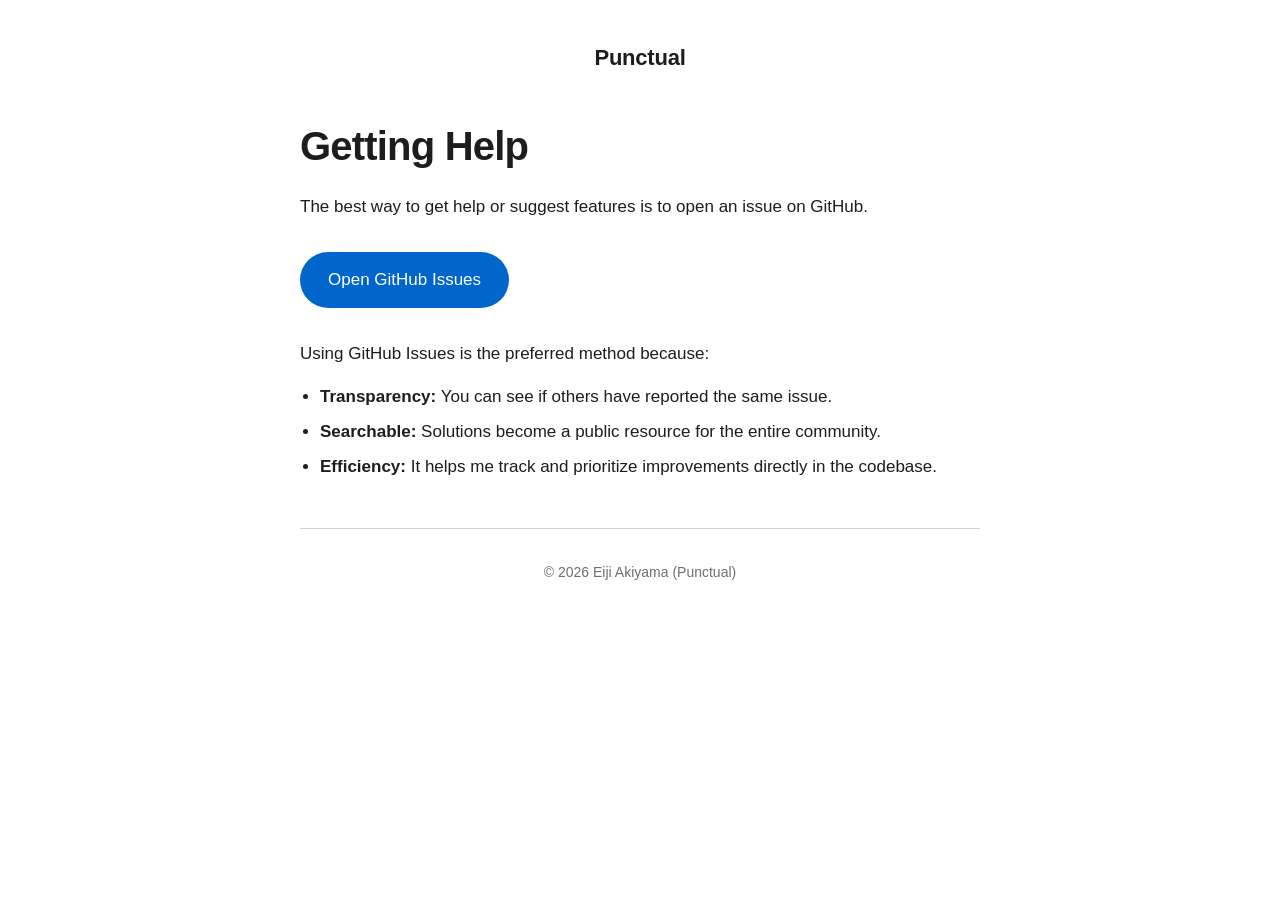
<file: index.html>
<!DOCTYPE html>
<html lang="en">
<head>
  <meta charset="UTF-8">
  <meta http-equiv="refresh" content="0; url=./punctual/">
  <title>App Support</title>
</head>
<body>
  <p><a href="./punctual/">Punctual support</a></p>
</body>
</html>
</file>
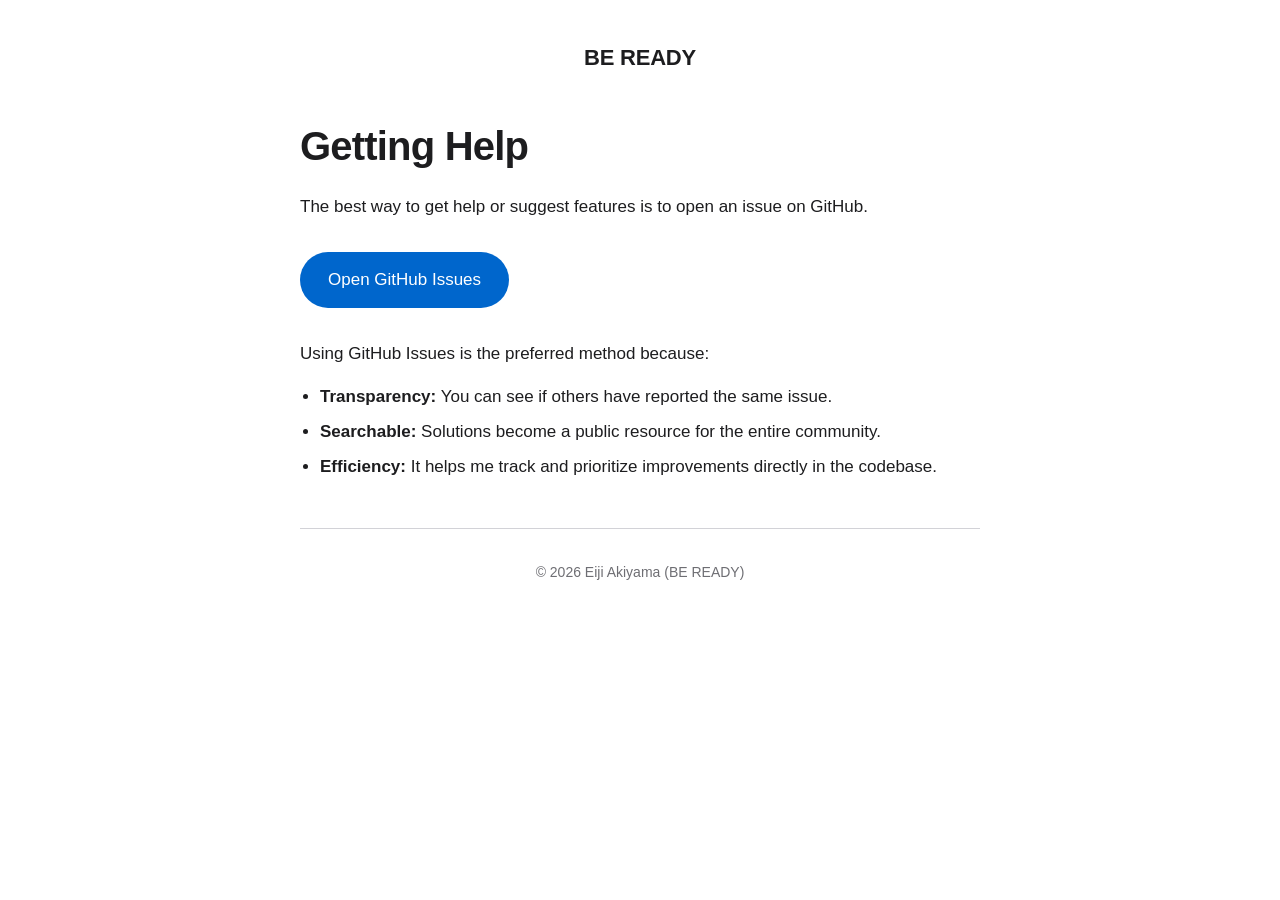
<file: be-ready/index.html>
<!DOCTYPE html>
<html lang="en">
<head>
  <meta charset="UTF-8">
  <meta name="viewport" content="width=device-width, initial-scale=1.0">
  <title>Getting Help | BE READY</title>
  <link rel="stylesheet" href="../styles.css">
</head>
<body>
  <div class="container">
    <header>
      <div class="app-name">BE READY</div>
    </header>

    <main>
      <h1>Getting Help</h1>

      <p>The best way to get help or suggest features is to open an issue on GitHub.</p>

      <a href="https://github.com/nicola-vibecoder/punctual/issues" class="cta-button">Open GitHub Issues</a>

      <p>Using GitHub Issues is the preferred method because:</p>

      <ul>
        <li><strong>Transparency:</strong> You can see if others have reported the same issue.</li>
        <li><strong>Searchable:</strong> Solutions become a public resource for the entire community.</li>
        <li><strong>Efficiency:</strong> It helps me track and prioritize improvements directly in the codebase.</li>
      </ul>
    </main>

    <hr class="divider">

    <footer>
      &copy; 2026 Eiji Akiyama (BE READY)
    </footer>
  </div>
</body>
</html>
</file>
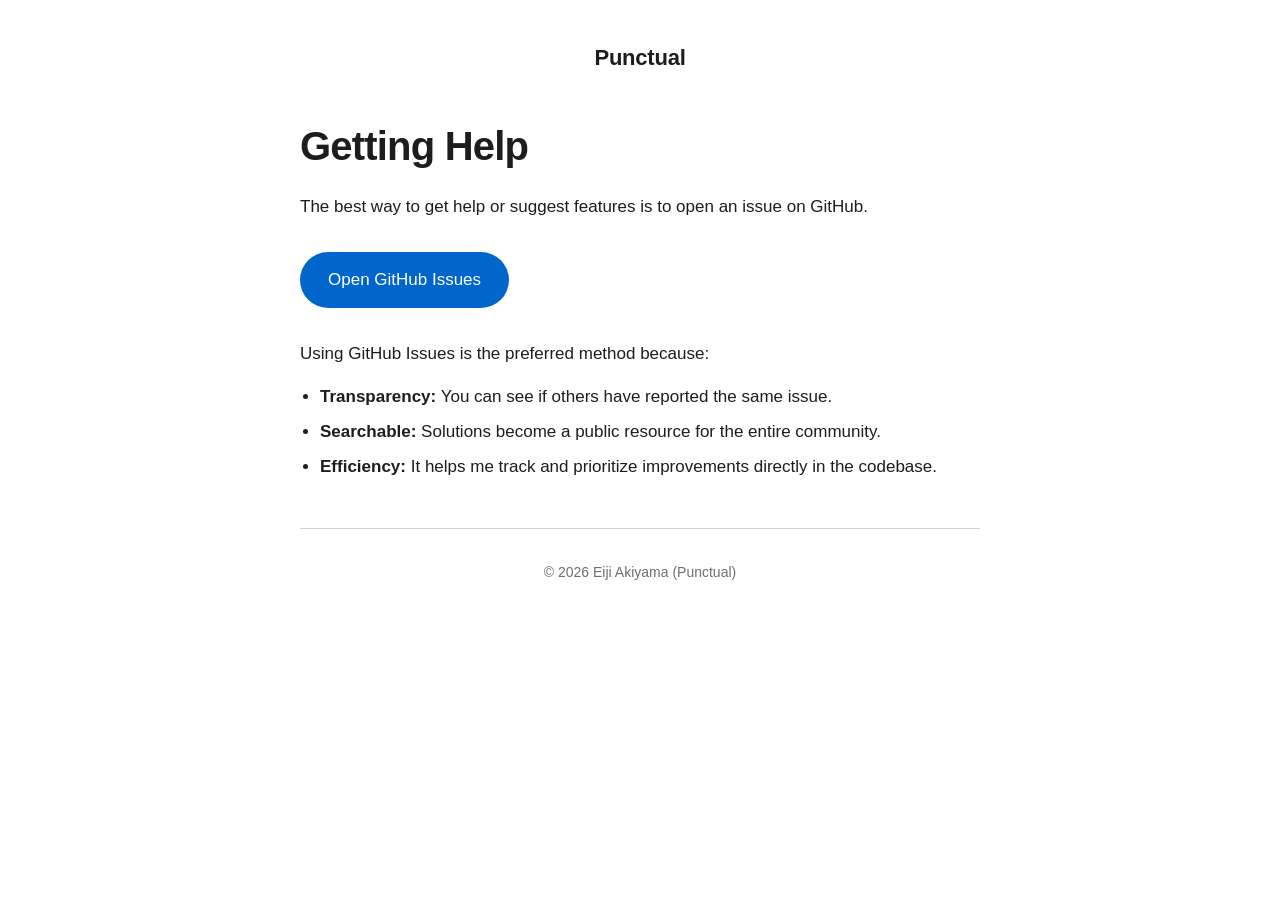
<file: punctual/index.html>
<!DOCTYPE html>
<html lang="en">
<head>
  <meta charset="UTF-8">
  <meta name="viewport" content="width=device-width, initial-scale=1.0">
  <title>Getting Help | Punctual</title>
  <link rel="stylesheet" href="../styles.css">
</head>
<body>
  <div class="container">
    <header>
      <div class="app-name">Punctual</div>
    </header>

    <main>
      <h1>Getting Help</h1>

      <p>The best way to get help or suggest features is to open an issue on GitHub.</p>

      <a href="https://github.com/nicola-vibecoder/punctual/issues" class="cta-button">Open GitHub Issues</a>

      <p>Using GitHub Issues is the preferred method because:</p>

      <ul>
        <li><strong>Transparency:</strong> You can see if others have reported the same issue.</li>
        <li><strong>Searchable:</strong> Solutions become a public resource for the entire community.</li>
        <li><strong>Efficiency:</strong> It helps me track and prioritize improvements directly in the codebase.</li>
      </ul>
    </main>

    <hr class="divider">

    <footer>
      &copy; 2026 Eiji Akiyama (Punctual)
    </footer>
  </div>
</body>
</html>
</file>
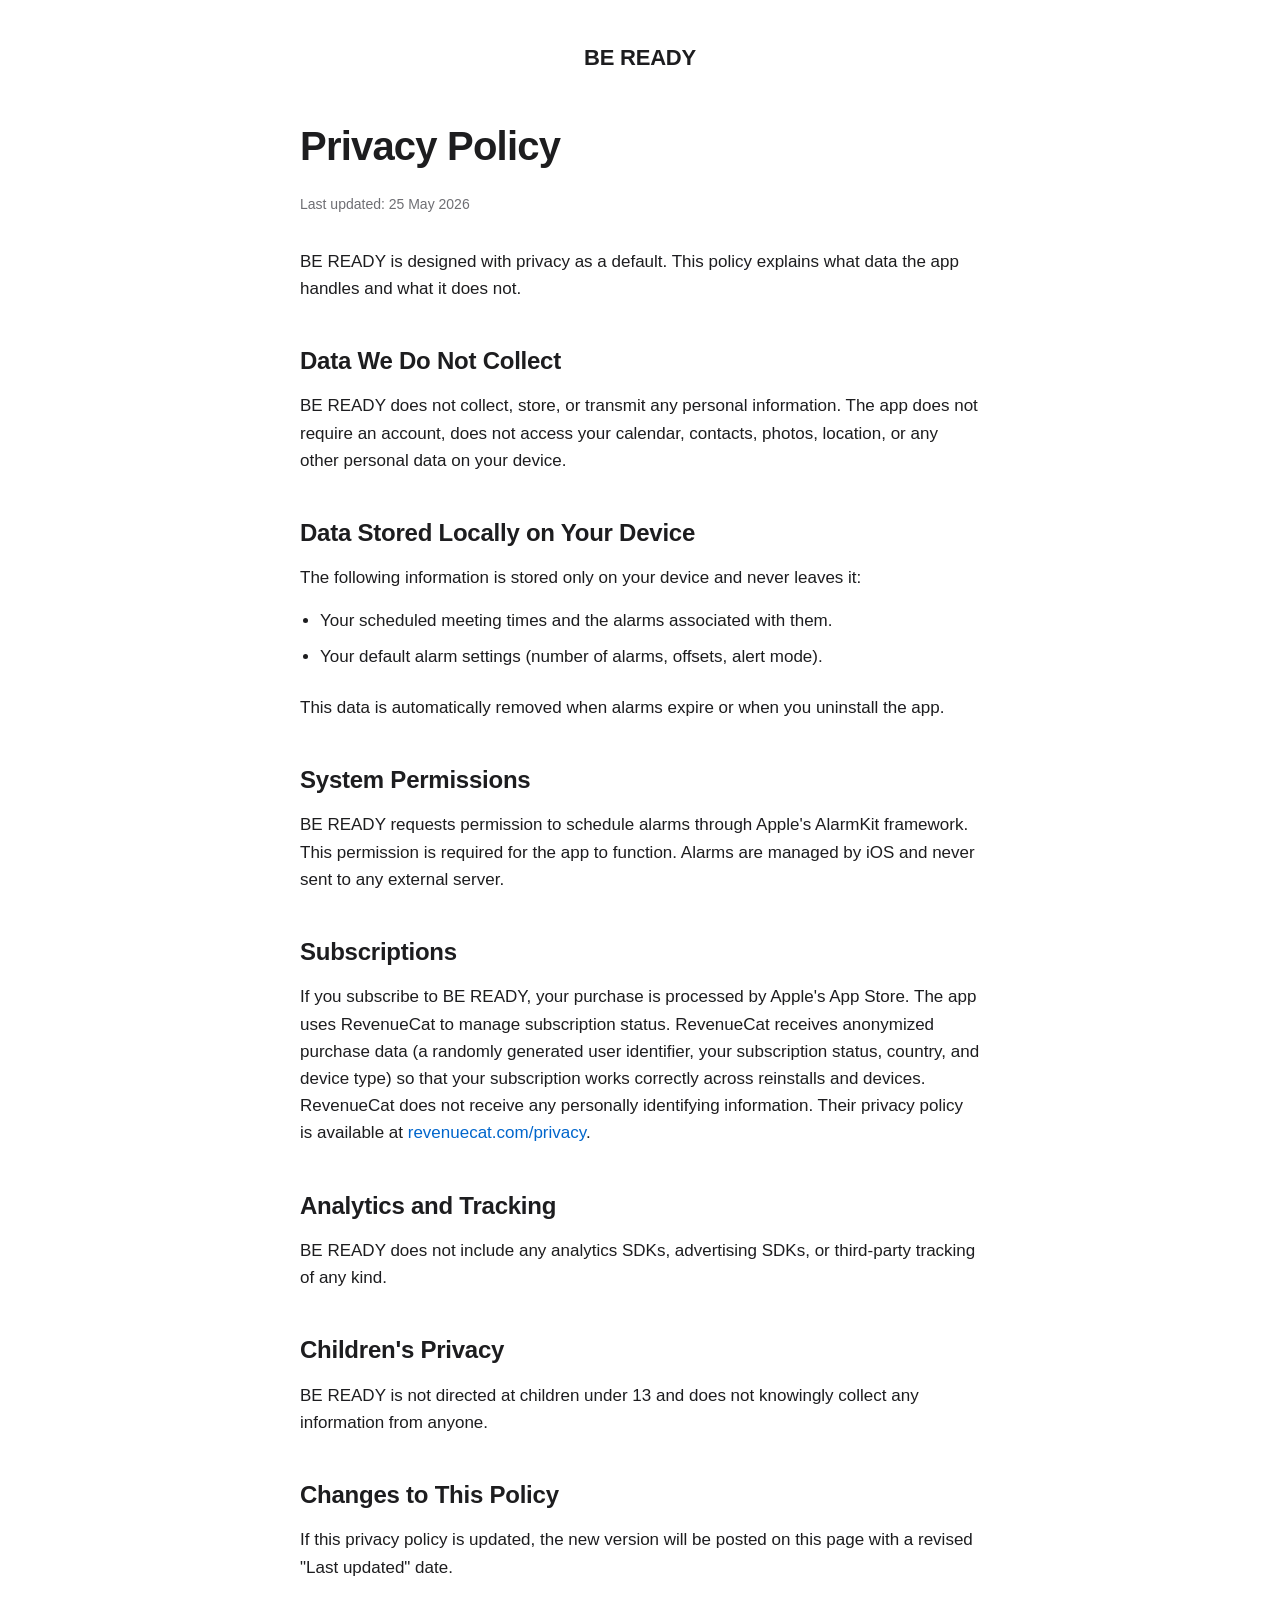
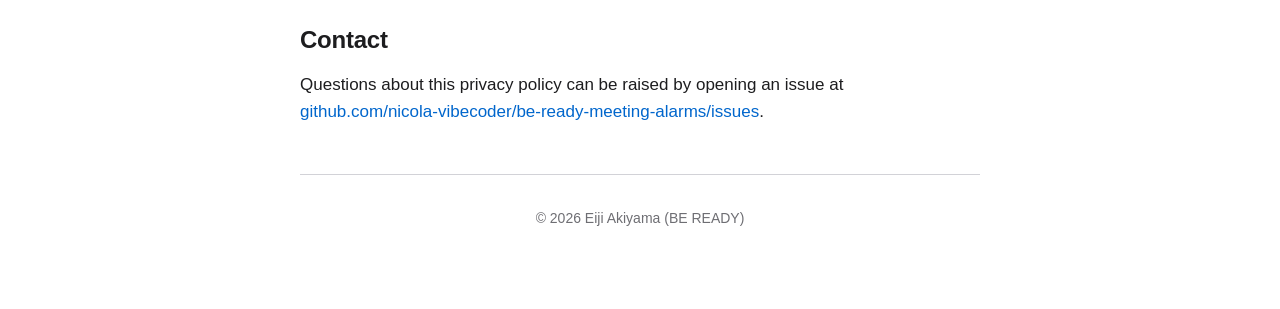
<file: be-ready/privacy.html>
<!DOCTYPE html>
<html lang="en">
<head>
  <meta charset="UTF-8">
  <meta name="viewport" content="width=device-width, initial-scale=1.0">
  <title>Privacy Policy | BE READY</title>
  <link rel="stylesheet" href="../styles.css">
</head>
<body>
  <div class="container">
    <header>
      <div class="app-name">BE READY</div>
    </header>

    <main>
      <h1>Privacy Policy</h1>
      <p class="updated">Last updated: 25 May 2026</p>

      <p>BE READY is designed with privacy as a default. This policy explains what data the app handles and what it does not.</p>

      <h2>Data We Do Not Collect</h2>
      <p>BE READY does not collect, store, or transmit any personal information. The app does not require an account, does not access your calendar, contacts, photos, location, or any other personal data on your device.</p>

      <h2>Data Stored Locally on Your Device</h2>
      <p>The following information is stored only on your device and never leaves it:</p>
      <ul>
        <li>Your scheduled meeting times and the alarms associated with them.</li>
        <li>Your default alarm settings (number of alarms, offsets, alert mode).</li>
      </ul>
      <p>This data is automatically removed when alarms expire or when you uninstall the app.</p>

      <h2>System Permissions</h2>
      <p>BE READY requests permission to schedule alarms through Apple's AlarmKit framework. This permission is required for the app to function. Alarms are managed by iOS and never sent to any external server.</p>

      <h2>Subscriptions</h2>
      <p>If you subscribe to BE READY, your purchase is processed by Apple's App Store. The app uses RevenueCat to manage subscription status. RevenueCat receives anonymized purchase data (a randomly generated user identifier, your subscription status, country, and device type) so that your subscription works correctly across reinstalls and devices. RevenueCat does not receive any personally identifying information. Their privacy policy is available at <a href="https://www.revenuecat.com/privacy">revenuecat.com/privacy</a>.</p>

      <h2>Analytics and Tracking</h2>
      <p>BE READY does not include any analytics SDKs, advertising SDKs, or third-party tracking of any kind.</p>

      <h2>Children's Privacy</h2>
      <p>BE READY is not directed at children under 13 and does not knowingly collect any information from anyone.</p>

      <h2>Changes to This Policy</h2>
      <p>If this privacy policy is updated, the new version will be posted on this page with a revised "Last updated" date.</p>

      <h2>Contact</h2>
      <p>Questions about this privacy policy can be raised by opening an issue at <a href="https://github.com/nicola-vibecoder/be-ready-meeting-alarms/issues">github.com/nicola-vibecoder/be-ready-meeting-alarms/issues</a>.</p>
    </main>

    <hr class="divider">

    <footer>
      &copy; 2026 Eiji Akiyama (BE READY)
    </footer>
  </div>
</body>
</html>
</file>
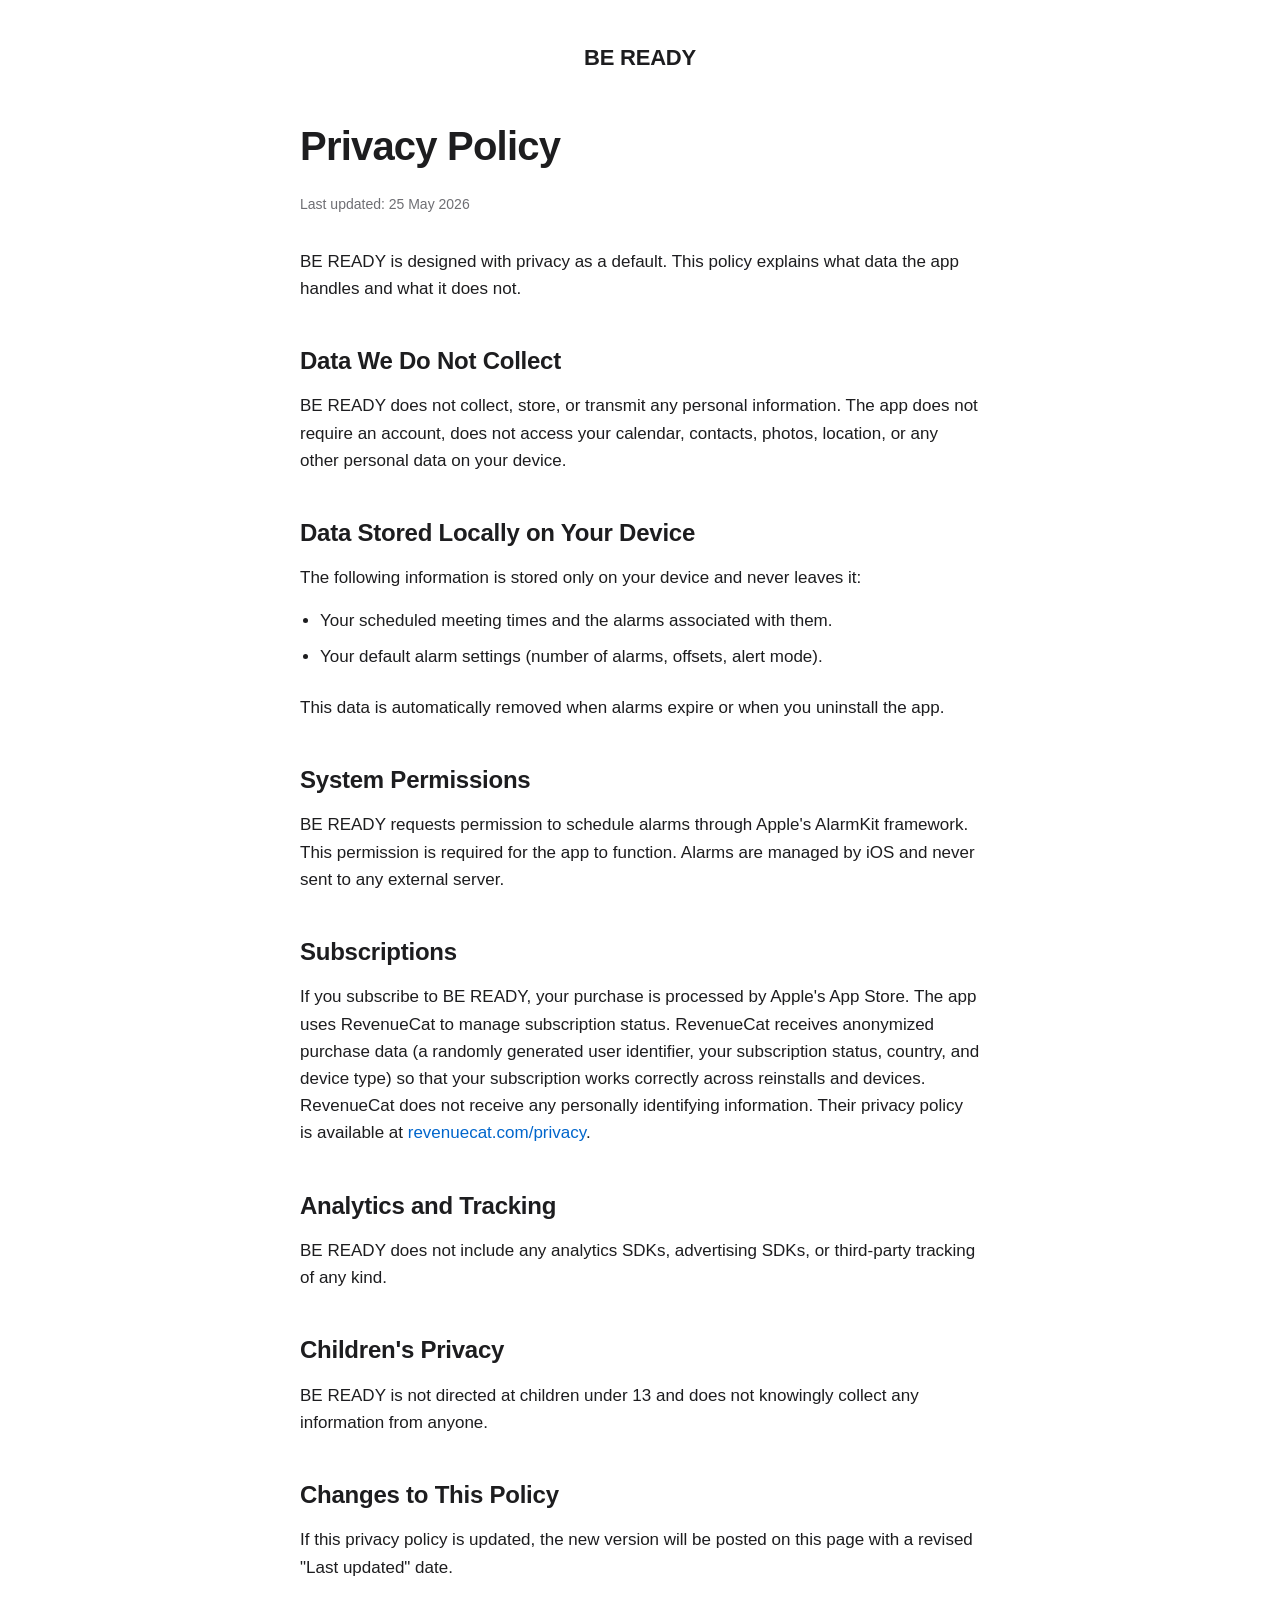
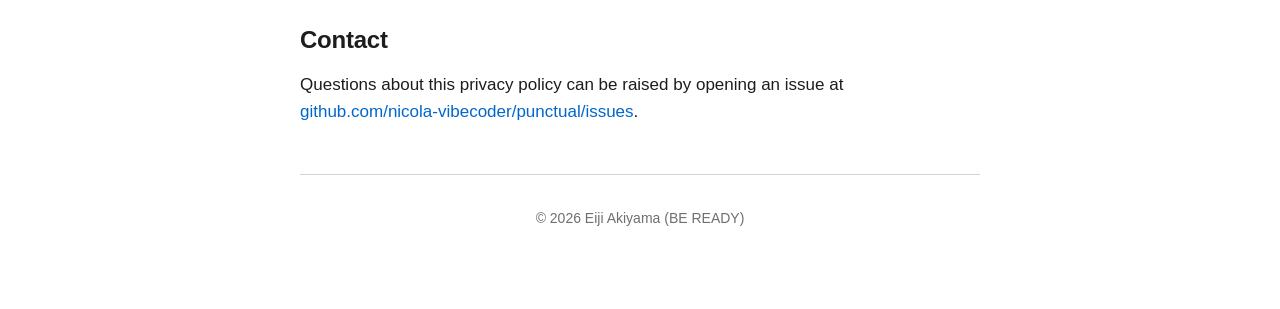
<file: punctual/privacy.html>
<!DOCTYPE html>
<html lang="en">
<head>
  <meta charset="UTF-8">
  <meta name="viewport" content="width=device-width, initial-scale=1.0">
  <title>Privacy Policy | BE READY</title>
  <link rel="stylesheet" href="../styles.css">
</head>
<body>
  <div class="container">
    <header>
      <div class="app-name">BE READY</div>
    </header>

    <main>
      <h1>Privacy Policy</h1>
      <p class="updated">Last updated: 25 May 2026</p>

      <p>BE READY is designed with privacy as a default. This policy explains what data the app handles and what it does not.</p>

      <h2>Data We Do Not Collect</h2>
      <p>BE READY does not collect, store, or transmit any personal information. The app does not require an account, does not access your calendar, contacts, photos, location, or any other personal data on your device.</p>

      <h2>Data Stored Locally on Your Device</h2>
      <p>The following information is stored only on your device and never leaves it:</p>
      <ul>
        <li>Your scheduled meeting times and the alarms associated with them.</li>
        <li>Your default alarm settings (number of alarms, offsets, alert mode).</li>
      </ul>
      <p>This data is automatically removed when alarms expire or when you uninstall the app.</p>

      <h2>System Permissions</h2>
      <p>BE READY requests permission to schedule alarms through Apple's AlarmKit framework. This permission is required for the app to function. Alarms are managed by iOS and never sent to any external server.</p>

      <h2>Subscriptions</h2>
      <p>If you subscribe to BE READY, your purchase is processed by Apple's App Store. The app uses RevenueCat to manage subscription status. RevenueCat receives anonymized purchase data (a randomly generated user identifier, your subscription status, country, and device type) so that your subscription works correctly across reinstalls and devices. RevenueCat does not receive any personally identifying information. Their privacy policy is available at <a href="https://www.revenuecat.com/privacy">revenuecat.com/privacy</a>.</p>

      <h2>Analytics and Tracking</h2>
      <p>BE READY does not include any analytics SDKs, advertising SDKs, or third-party tracking of any kind.</p>

      <h2>Children's Privacy</h2>
      <p>BE READY is not directed at children under 13 and does not knowingly collect any information from anyone.</p>

      <h2>Changes to This Policy</h2>
      <p>If this privacy policy is updated, the new version will be posted on this page with a revised "Last updated" date.</p>

      <h2>Contact</h2>
      <p>Questions about this privacy policy can be raised by opening an issue at <a href="https://github.com/nicola-vibecoder/punctual/issues">github.com/nicola-vibecoder/punctual/issues</a>.</p>
    </main>

    <hr class="divider">

    <footer>
      &copy; 2026 Eiji Akiyama (BE READY)
    </footer>
  </div>
</body>
</html>
</file>
<file: styles.css>
:root {
  --bg: #ffffff;
  --text: #1d1d1f;
  --text-secondary: #6e6e73;
  --accent: #0066cc;
  --border: #d2d2d7;
  --card-bg: #f5f5f7;
}

@media (prefers-color-scheme: dark) {
  :root {
    --bg: #000000;
    --text: #f5f5f7;
    --text-secondary: #a1a1a6;
    --accent: #2997ff;
    --border: #424245;
    --card-bg: #1c1c1e;
  }
}

* {
  box-sizing: border-box;
  margin: 0;
  padding: 0;
}

html {
  -webkit-text-size-adjust: 100%;
}

body {
  font-family: -apple-system, BlinkMacSystemFont, "SF Pro Text", "Helvetica Neue", Helvetica, Arial, sans-serif;
  background: var(--bg);
  color: var(--text);
  line-height: 1.6;
  font-size: 17px;
  padding: 40px 20px 80px;
  display: flex;
  justify-content: center;
}

.container {
  max-width: 680px;
  width: 100%;
}

header {
  margin-bottom: 48px;
  text-align: center;
}

.app-name {
  font-size: 22px;
  font-weight: 600;
  letter-spacing: -0.01em;
}

h1 {
  font-size: 40px;
  font-weight: 700;
  letter-spacing: -0.02em;
  line-height: 1.15;
  margin-bottom: 24px;
}

h2 {
  font-size: 24px;
  font-weight: 600;
  letter-spacing: -0.01em;
  margin-top: 40px;
  margin-bottom: 12px;
}

p {
  font-size: 17px;
  margin-bottom: 16px;
  color: var(--text);
}

ul {
  margin-bottom: 24px;
  padding-left: 20px;
}

li {
  margin-bottom: 8px;
  font-size: 17px;
}

li strong {
  font-weight: 600;
}

a {
  color: var(--accent);
  text-decoration: none;
}

a:hover {
  text-decoration: underline;
}

.cta-button {
  display: inline-block;
  background: var(--accent);
  color: #ffffff;
  font-weight: 500;
  font-size: 17px;
  padding: 14px 28px;
  border-radius: 999px;
  margin: 16px 0 32px;
  transition: opacity 0.15s ease;
}

.cta-button:hover {
  opacity: 0.85;
  text-decoration: none;
}

.divider {
  height: 1px;
  background: var(--border);
  margin: 48px 0 32px;
  border: none;
}

footer {
  text-align: center;
  color: var(--text-secondary);
  font-size: 14px;
}

.updated {
  color: var(--text-secondary);
  font-size: 14px;
  margin-bottom: 32px;
}
</file>
